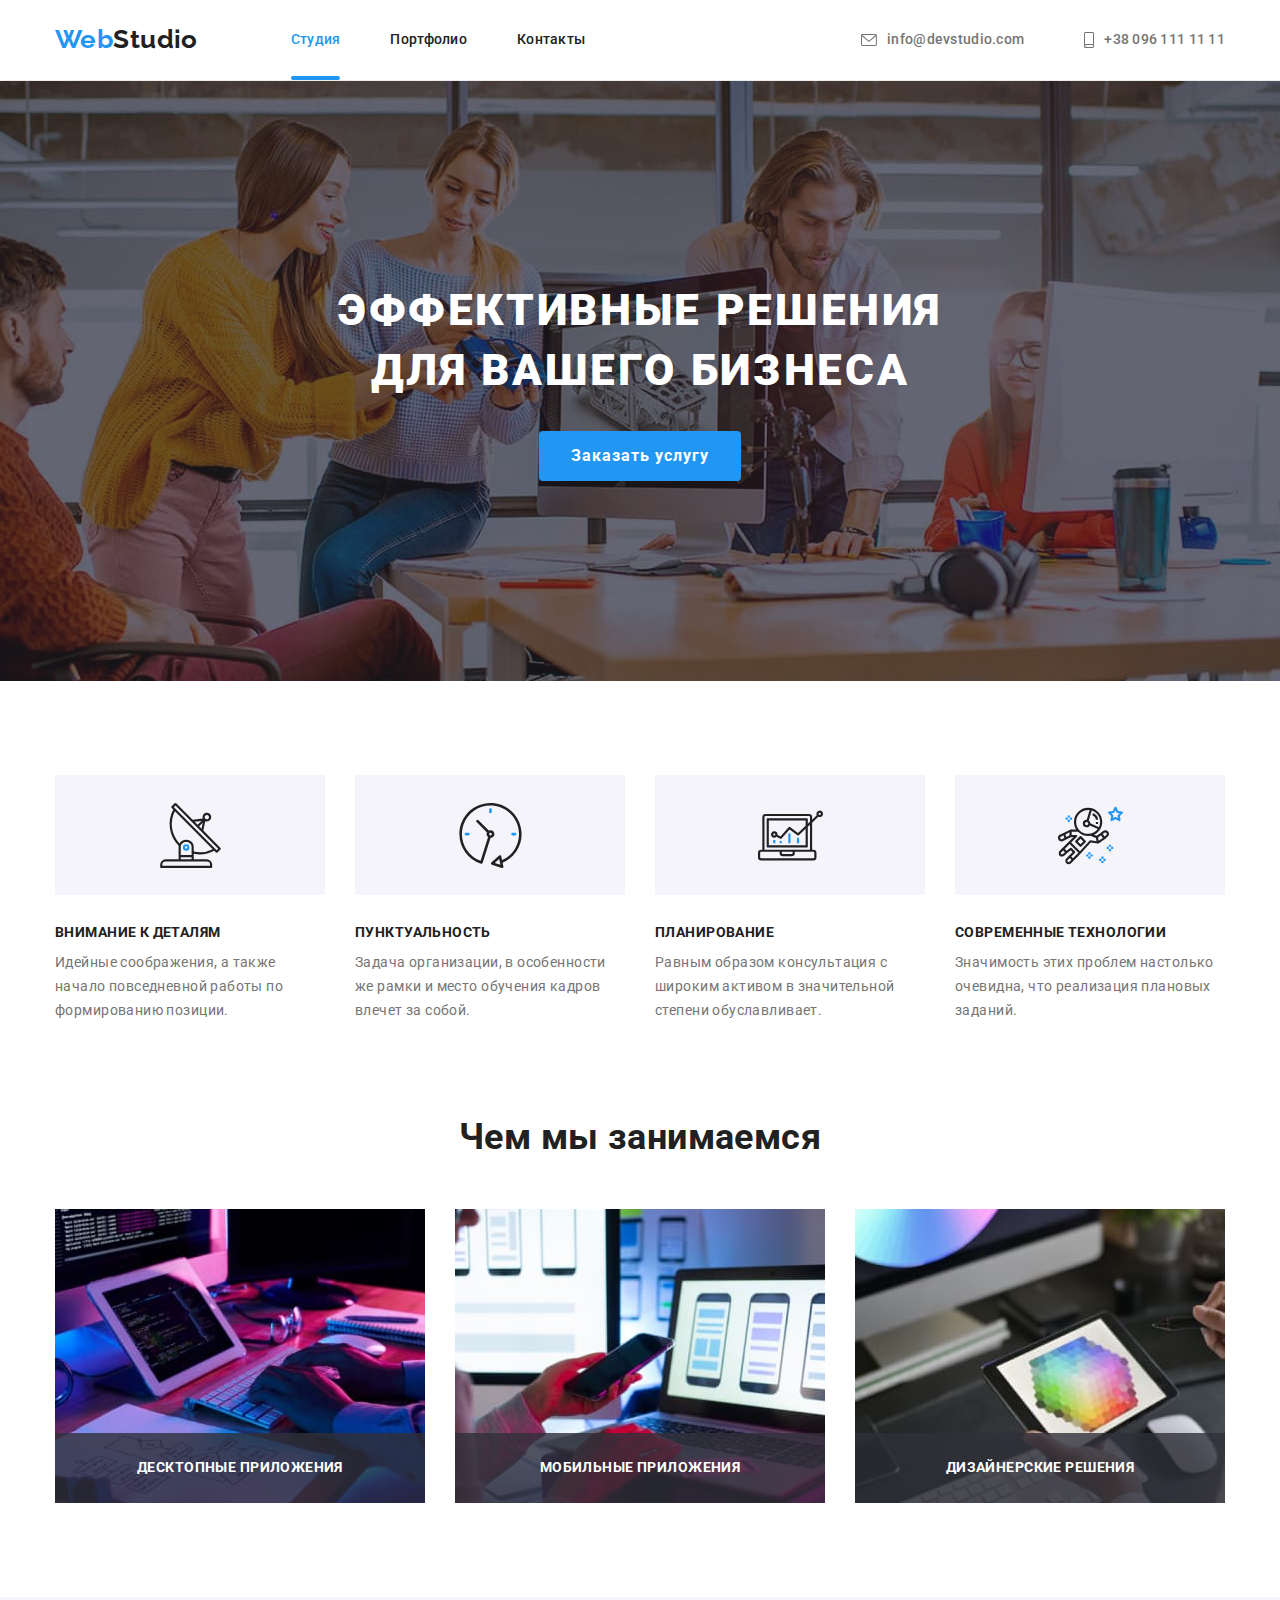
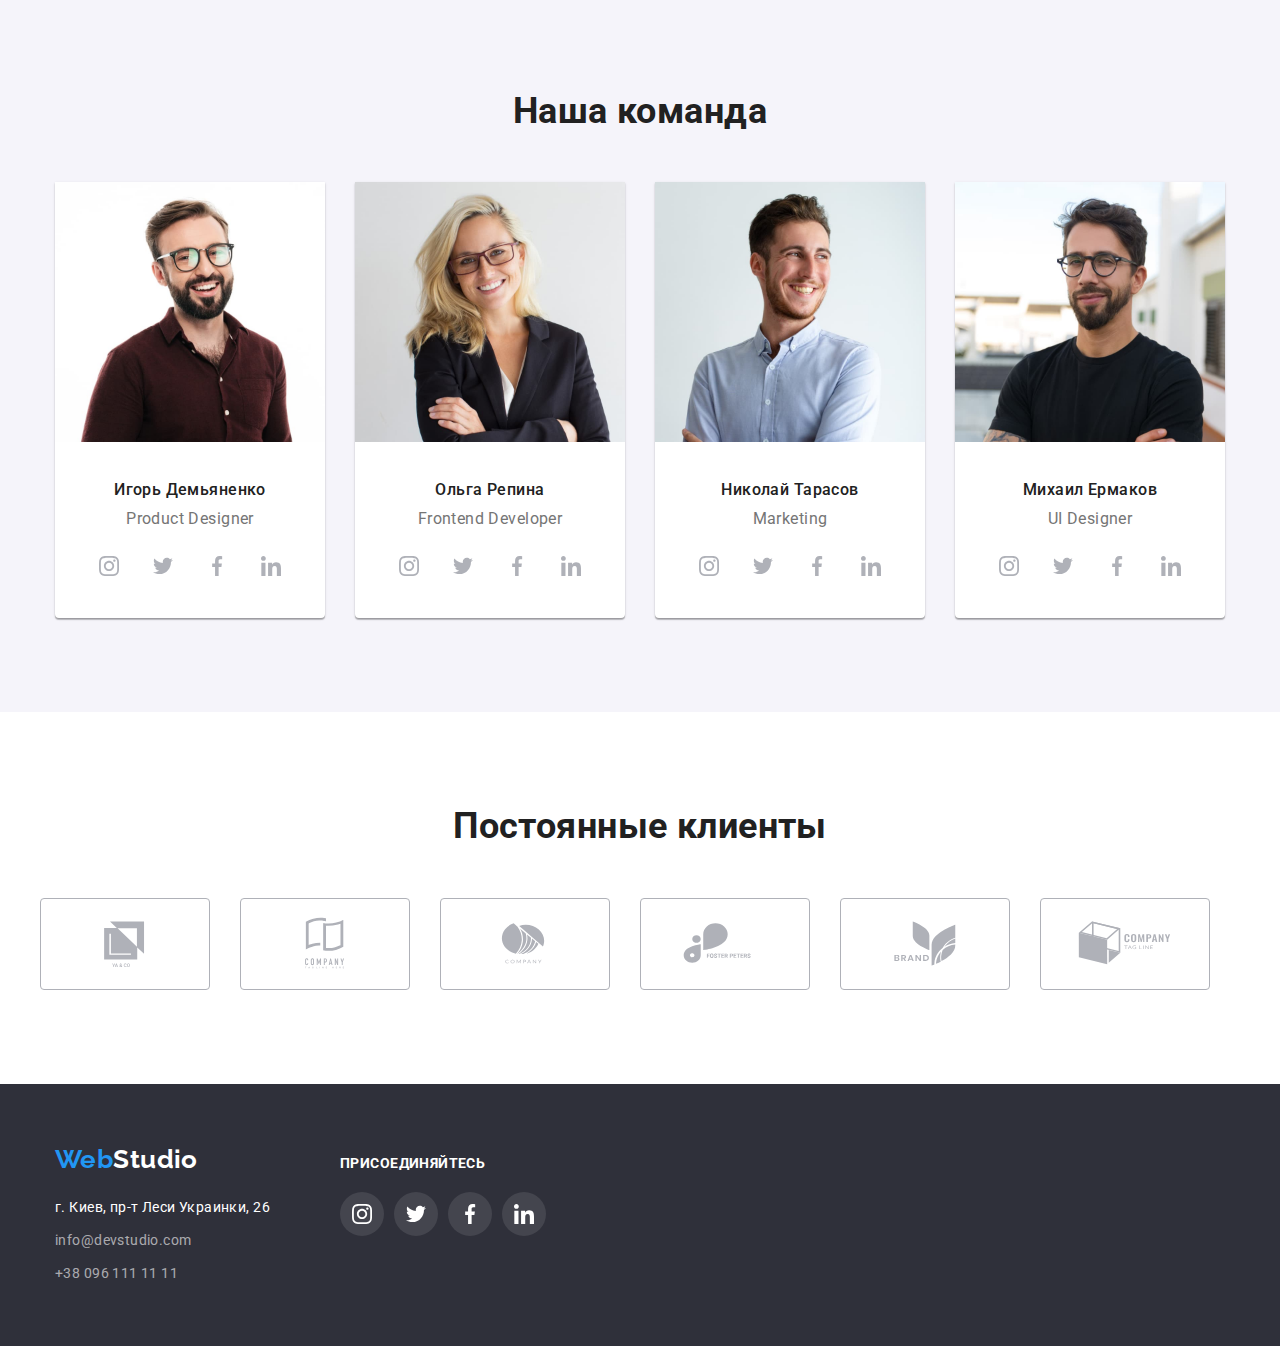
<file: index.html>
<!DOCTYPE html>
<html lang="ru">

<head>
    <meta charset="UTF-8">
    <meta http-equiv="X-UA-Compatible" content="IE=edge">
    <meta name="viewport" content="width=device-width, initial-scale=1.0">
    <title>Студія</title>
    <link rel="preconnect" href="https://fonts.googleapis.com">
    <link rel="preconnect" href="https://fonts.gstatic.com" crossorigin>
    <link
        href="https://fonts.googleapis.com/css2?family=Raleway:wght@700&family=Roboto:wght@400;500;700;900&display=swap"
        rel="stylesheet">
    <link rel="stylesheet" href="https://cdnjs.cloudflare.com/ajax/libs/modern-normalize/1.1.0/modern-normalize.min.css" />
    <link rel="stylesheet" href="./css/styles.css" />
</head>

<body>
    <header class="page-heder">
        <div class="container main-nav">
            <nav class="nav">
            
                <a href="./index.html" class="logo logo-beg"> Web<span class="logo-end">Studio</span> </a>
                <ul class="site-nav list">
                    <!-- меню навігації -->
                    <li class="item"><a href="./index.html" class="nav-link current">Студия</a></li>
                    <li class="item"><a href="./portfolio.html" class="nav-link">Портфолио</a></li>
                    <li class="item"><a href="" class="nav-link">Контакты</a></li>
                </ul>
            </nav>
            <ul class="contact-li list">
                <!-- контакти -->
                <li class="item">
                    <a href="mailto:info@devstudio.com" class="contact mail">
                        <svg class="icon-cont" width="16" height="12">
                            <use href="./images/sprite.svg#icon-envelope"></use>
                        </svg>
                        info@devstudio.com
                    </a>
                </li>
                <li class="item">
                    <a href="tel:+380961111111" class="contact tel">
                        <svg class="icon-cont" width="10" height="16">
                            <use href="./images/sprite.svg#icon-smartphone"></use>
                        </svg>
                        +38 096 111 11 11
                    </a>
                </li>
            </ul>
        </div>

       
    </header>
    <main>
        <section class="hero">
            <h1  class="hero-title">Эффективные решения для вашего бизнеса</h1>
            <button  data-modal-open class="button">Заказать услугу</button>
            <div class="backdrop is-hidden" data-modal>
                <div class="modal">
                    <button class="btn-modal-close" data-modal-close>
                        <!-- <svg class="modal-close" width="30" height="30" >
                            <use href="./images/close.svg"></use> -->
                        <!-- </svg> -->
                    </button>
                    
                </div>
            </div>
        </section>
        
        <section class="section">
            <!-- Specifics -->
            <div class="container">
                <h2 class="specifics">Особенности</h2>
                <ul class="specific-list list">
                    <li class="item icon-details">
                        <h3 class="title-specifics">Внимание к деталям</h3>
                        <p>Идейные соображения, а также начало повседневной работы по формированию позиции.</p>
                    </li>
                    <li class="item icon-punkt">
                        <h3 class="title-specifics">Пунктуальность</h3>
                        <p>Задача организации, в особенности же рамки и место обучения кадров влечет за собой.</p>
                    </li>
                    <li class="item icon-plan">
                        <h3 class="title-specifics">Планирование</h3>
                        <p>Равным образом консультация с широким активом в значительной степени обуславливает.</p>
                    </li>
                    <li class="item icon-techno">
                        <h3 class="title-specifics">Современные технологии</h3>
                        <p>Значимость этих проблем настолько очевидна, что реализация плановых заданий.</p>
                    </li>
                </ul>
            </div>
        </section>
        <section class="section app">
           <div class="container">
                <h2 class="app-title">Чем мы занимаемся</h2>
                <ul class="app-list list">
                    <li class="item"><img src="./images/img11.jpg" alt="Десктопные приложения" width="370">
                        <p class="title-overley">Десктопные приложения</p>
                    </li>
                    
                    <li class="item"><img src="./images/img22.jpg" alt="Мобильные приложения" width="370">
                        <p class="title-overley">Мобильные приложения</p>
                    </li>
                    
                    <li class="item"><img src="./images/img33.jpg" alt="Дизайнерские решения" width="370">
                        <p class="title-overley">Дизайнерские решения</p>
                    </li>
                    
                
                </ul>
           </div>
        </section>
        <section class="section team">
            <!-- Team -->
            <div class="container">
                <h2 class="team-title">Наша команда</h2>
                <ul class="team-list list">
                    <li class="item"><img src="./images/img1-1.jpg" alt="Игорь Демьяненко" width="270">
                        <div class="team-card">
                            <h3 class="title-team">Игорь Демьяненко</h3>
                            <p class="text-team">Product Designer</p>
                            <ul class="list-socnet">
                                <li class="icon-socnet list">
                                    <a href="" class="icon-link">
                                       <svg width="20" height="20">
                                           <use href="./images/sprite.svg#icon-instagram"></use>
                                       </svg>
                                    </a>
                                    
                            
                                </li>
                                <li class="icon-socnet list">
                                    <a href="" class="icon-link">
                                        <svg width="20" height="20">
                                            <use href="./images/sprite.svg#icon-twitter"></use>
                                        </svg>
                                    </a>
                                    
                                </li>
                                <li class="icon-socnet list">
                                    <a href="" class="icon-link">
                                        <svg width="20" height="20">
                                            <use href="./images/sprite.svg#icon-facebook"></use>
                                        </svg>
                                    </a>
                                    
                                </li>
                                <li class="icon-socnet list">
                                    <a href="" class="icon-link">
                                        <svg width="20" height="20">
                                            <use href="./images/sprite.svg#icon-linkedin"></use>
                                        </svg>
                                    </a>
                                   
                                </li>
                            </ul>
                        </div>

                        
                    </li>
                    <li class="item"><img src="./images/img2-2.jpg" alt="Ольга Репина" width="270">
                        <div class="team-card">
                            <h3 class="title-team">Ольга Репина</h3>
                            <p class="text-team">Frontend Developer</p>
                            <ul class="list-socnet">
                                <li class="icon-socnet list">
                                    <a href="" class="icon-link">
                                        <svg width="20" height="20">
                                            <use href="./images/sprite.svg#icon-instagram"></use>
                                        </svg>
                                    </a>
                            
                            
                                </li>
                                <li class="icon-socnet list">
                                    <a href="" class="icon-link">
                                        <svg width="20" height="20">
                                            <use href="./images/sprite.svg#icon-twitter"></use>
                                        </svg>
                                    </a>
                            
                                </li>
                                <li class="icon-socnet list">
                                    <a href="" class="icon-link">
                                        <svg width="20" height="20">
                                            <use href="./images/sprite.svg#icon-facebook"></use>
                                        </svg>
                                    </a>
                            
                                </li>
                                <li class="icon-socnet list">
                                    <a href="" class="icon-link">
                                        <svg width="20" height="20">
                                            <use href="./images/sprite.svg#icon-linkedin"></use>
                                        </svg>
                                    </a>
                            
                                </li>
                            </ul>
                        </div>
                    </li>
                    <li class="item"><img src="./images/img3-3.jpg" alt="Николай Тарасов" width="270">
                        <div class="team-card">
                            <h3 class="title-team">Николай Тарасов</h3>
                            <p class="text-team">Marketing</p>
                            <ul class="list-socnet">
                                <li class="icon-socnet list">
                                    <a href="" class="icon-link">
                                        <svg width="20" height="20">
                                            <use href="./images/sprite.svg#icon-instagram"></use>
                                        </svg>
                                    </a>
                            
                            
                                </li>
                                <li class="icon-socnet list">
                                    <a href="" class="icon-link">
                                        <svg width="20" height="20">
                                            <use href="./images/sprite.svg#icon-twitter"></use>
                                        </svg>
                                    </a>
                            
                                </li>
                                <li class="icon-socnet list">
                                    <a href="" class="icon-link">
                                        <svg width="20" height="20">
                                            <use href="./images/sprite.svg#icon-facebook"></use>
                                        </svg>
                                    </a>
                            
                                </li>
                                <li class="icon-socnet list">
                                    <a href="" class="icon-link">
                                        <svg width="20" height="20">
                                            <use href="./images/sprite.svg#icon-linkedin"></use>
                                        </svg>
                                    </a>
                            
                                </li>
                            </ul>
                        </div>
                    </li>
                    <li class="item"><img src="./images/img4-4.jpg" alt="Михаил Ермаков" width="270">
                        <div class="team-card">
                            <h3 class="title-team">Михаил Ермаков</h3>
                            <p class="text-team">UI Designer</p>
                            <ul class="list-socnet">
                                <li class="icon-socnet list">
                                    <a href="" class="icon-link">
                                        <svg width="20" height="20">
                                            <use href="./images/sprite.svg#icon-instagram"></use>
                                        </svg>
                                    </a>
                            
                            
                                </li>
                                <li class="icon-socnet list">
                                    <a href="" class="icon-link">
                                        <svg width="20" height="20">
                                            <use href="./images/sprite.svg#icon-twitter"></use>
                                        </svg>
                                    </a>
                            
                                </li>
                                <li class="icon-socnet list">
                                    <a href="" class="icon-link">
                                        <svg width="20" height="20">
                                            <use href="./images/sprite.svg#icon-facebook"></use>
                                        </svg>
                                    </a>
                            
                                </li>
                                <li class="icon-socnet list">
                                    <a href="" class="icon-link">
                                        <svg width="20" height="20">
                                            <use href="./images/sprite.svg#icon-linkedin"></use>
                                        </svg>
                                    </a>
                            
                                </li>
                            </ul>
                        </div>
                    </li>
                </ul>

            </div>
        </section>

        <section class="section client">
            <!-- Team -->
            <div class="container">
                <h2 class="client-title">Постоянные клиенты</h2>
                <ul class="client-list list">
                    <li class="item">
                        <a href="" class="client-link">
                           <svg class="icon-client" width="106" height="60">
                              <use href="./images/sprite.svg#icon-Logo1"></use>
                           </svg>
                        </a>
                    </li>
                    <li class="item">
                        <a href="" class="client-link">
                          <svg class="icon-client" width="106" height="60">
                              <use href="./images/sprite.svg#icon-Logo2"></use>
                          </svg>
                        </a>
                    </li>
                    <li class="item">
                        <a href="" class="client-link">
                           <svg class="icon-client" width="106" height="60">
                               <use href="./images/sprite.svg#icon-Logo3"></use>
                           </svg>
                        </a>
                    </li>
                    <li class="item">
                        <a href="" class="client-link">
                           <svg class="icon-client" width="106" height="60">
                              <use href="./images/sprite.svg#icon-Logo4"></use>
                           </svg>
                        </a>
                    </li>
                    <li class="item">
                        <a href="" class="client-link">
                           <svg class="icon-client" width="106" height="60">
                               <use href="./images/sprite.svg#icon-Logo5"></use>
                           </svg>
                        </a>
                    </li>
                    <li class="item">
                        <a href="" class="client-link">
                           <svg class="icon-client" width="106" height="60">
                              <use href="./images/sprite.svg#icon-Logo6"></use>
                           </svg>
                        </a>
                    </li>


                </ul>
        
            </div>
        </section>
        
    </main>
    <footer>
        <div class="container footer">
            <div class="container-footer">
                <a href="./index.html" class="logo logo-beg">Web<span class="logo-end-wh">Studio</span></a>
                <address>
                    <ul class="address-li list">
                        <li class="item address-footer">г. Киев, пр-т Леси Украинки, 26</li>
                        <li class="item"><a href="mailto:info@devstudio.com" class="footer-contact">info@devstudio.com </a></li>
                        <li class="item"><a href="tel:+380961111111" class="footer-contact">+38 096 111 11 11 </a></li>
                    </ul>
                         
                </address>
            </div>
            
            <div class="icon-footer">
                <p class="title-soc-foot">ПРИСОЕДИНЯЙТЕСЬ</p>
                <ul class="list-socnet">
                    <li class="icon-socnet-fot list">
                        <a href="" class="icon-link">
                            <svg  width="20" height="20">
                                <use href="./images/sprite.svg#icon-instagram"></use>
                            </svg>
                        </a>
                       
                
                    </li>
                    <li class="icon-socnet-fot list">
                        <a href="" class="icon-link">
                            <svg width="20" height="20">
                                <use href="./images/sprite.svg#icon-twitter"></use>
                            </svg>
                        </a>
                       
                    </li>
                    <li class="icon-socnet-fot list">
                        <a href="" class="icon-link">
                            <svg width="20" height="20">
                                <use href="./images/sprite.svg#icon-facebook"></use>
                            </svg>
                        </a>
                        
                    </li>
                    <li class="icon-socnet-fot list">
                        <a href="" class="icon-link">
                            <svg width="20" height="20">
                                <use href="./images/sprite.svg#icon-linkedin"></use>
                            </svg>
                        </a>
                        
                    </li>
                </ul>

            </div>
            
        </div>

    </footer>
    <script src="./JS/modal.js"></script>   
</body>

</html>
</file>
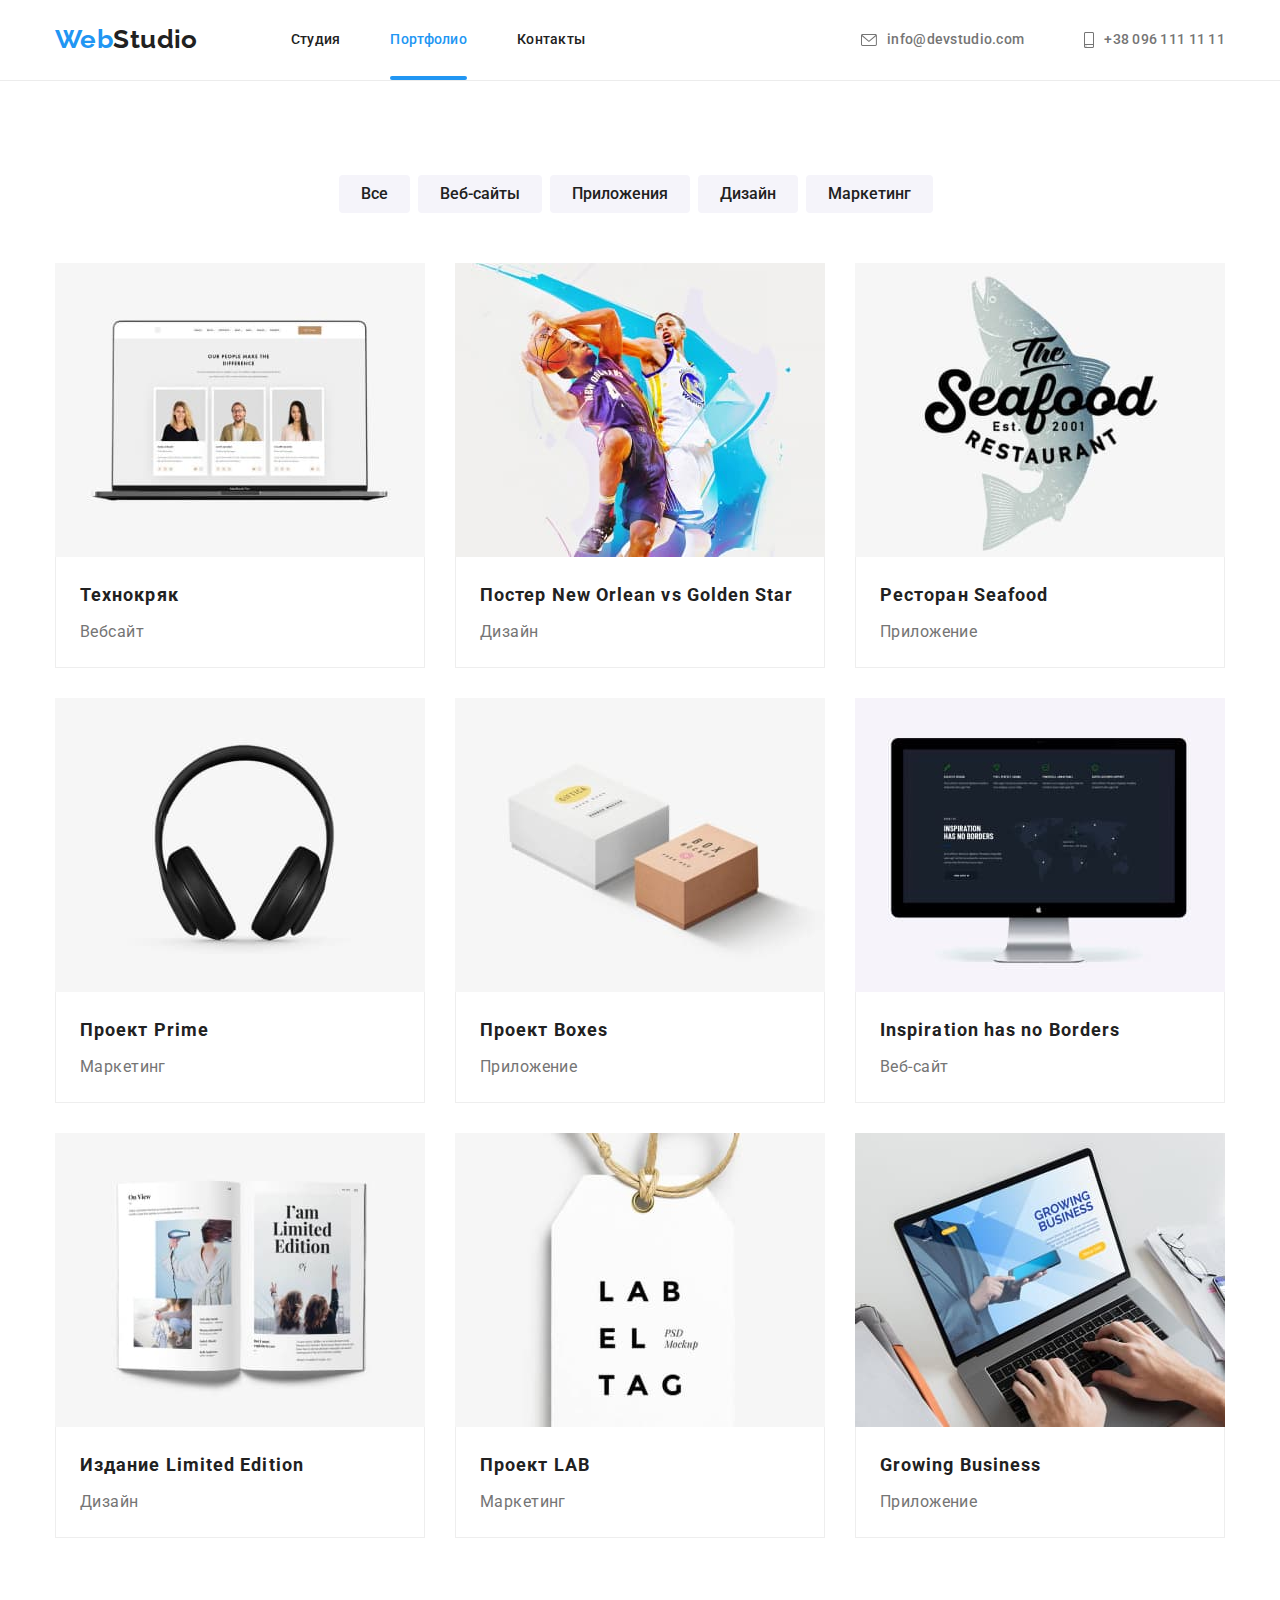
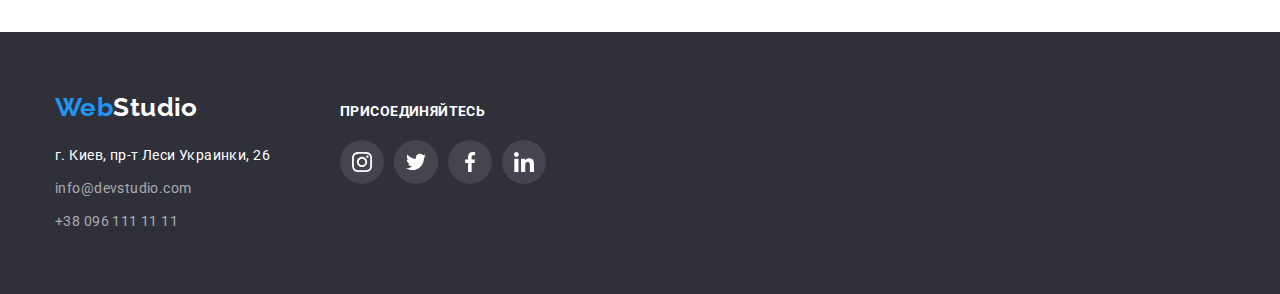
<file: portfolio.html>
<!DOCTYPE html>
<html lang="ru">

<head>
    <meta charset="UTF-8">
    <meta http-equiv="X-UA-Compatible" content="IE=edge">
    <meta name="viewport" content="width=device-width, initial-scale=1.0">
    <title>Портфолио</title>
    <link rel="preconnect" href="https://fonts.googleapis.com">
    <link rel="preconnect" href="https://fonts.gstatic.com" crossorigin>
    <link href="https://fonts.googleapis.com/css2?family=Raleway:wght@700&family=Roboto:wght@400;500;700;900&display=swap"
        rel="stylesheet">
    <link rel="stylesheet" href="https://cdnjs.cloudflare.com/ajax/libs/modern-normalize/1.1.0/modern-normalize.min.css" />
    <link rel="stylesheet" href="./css/styles.css" />
</head>

<body>
    <header class="page-heder">
        <div class="container main-nav">
            <nav class="nav">
    
                <a href="./index.html" class="logo logo-beg"> Web<span class="logo-end">Studio</span> </a>
                <ul class="site-nav list">
                    <!-- меню навігації -->
                    <li class="item"><a href="./index.html" class="nav-link">Студия</a></li>
                    <li class="item"><a href="./portfolio.html" class="nav-link  current">Портфолио</a></li>
                    <li class="item"><a href="" class="nav-link">Контакты</a></li>
                </ul>
            </nav>
            <ul class="contact-li list">
                <!-- контакти -->
                <li class="item">
                    <a href="mailto:info@devstudio.com" class="contact mail">
                        <svg class="icon-cont" width="16" height="12">
                            <use href="./images/sprite.svg#icon-envelope"></use>
                        </svg>
                        info@devstudio.com
                    </a>
                </li>
                <li class="item">
                    <a href="tel:+380961111111" class="contact tel">
                        <svg class="icon-cont" width="10" height="16">
                            <use href="./images/sprite.svg#icon-smartphone"></use>
                        </svg>
                        +38 096 111 11 11
                    </a>
                </li>
            </ul>
        </div>
    
    
    </header>
    
    
   
    <main>
        <section class="section">
            <div class="container">
                <h1 class="title-portfolio">Портфолио</h1>
                <ul class="btn-portfolio list">
                    <li>
                        <button type="button" class="button-portfolio">Все</button>
                    </li>
                    <li>
                        <button type="button" class="button-portfolio">Веб-сайты</button>
                    </li>
                    <li>
                        <button type="button" class="button-portfolio">Приложения</button>
                    </li>
                    <li>
                        <button type="button" class="button-portfolio">Дизайн</button>
                    </li>
                    <li>
                        <button type="button" class="button-portfolio">Маркетинг</button>
                    </li>
                </ul>
                <ul class="container-portfolio list">
                    <li class="item">
                        <a class="link-portfolio" href="" >
                            <div class="cards-overlay">
                                <img src="./images/portf01.jpg" alt="Технокряк" width="370">
                                <p class="text-overley">Ресурс предлагает комплексные предложения с разным уровнем функционала и сервисов. Все это
                                    позволит посетителю получить
                                    исчерпывающие сведения о компании или частном лице.</p>
                            </div>
                            <div class="portfolio-title">
                                 <h2 class="name-portfolio">Технокряк</h2>
                                 <p class="text-portfolio">Вебсайт</p>
                                
                            </div>
                         
                        </a>
                    </li>
                    <li class="item">
                        <a class="link-portfolio" href="" >
                            <div class="cards-overlay">
                                <img src="./images/portf02.jpg" alt="Постер New Orlean vs Golden Star" width="370">
                                <p class="text-overley">Ресурс предлагает комплексные предложения с разным уровнем функционала и сервисов. Все это
                                    позволит посетителю получить
                                    исчерпывающие сведения о компании или частном лице.</p>
                            </div>
                            
                            <div class="portfolio-title">
                                <h2 class="name-portfolio">Постер New Orlean vs Golden Star</h2>
                                <p class="text-portfolio">Дизайн</p>
                            </div>
                                
                        </a>
                    </li>
                    <li class="item">
                        <a class="link-portfolio href="" ">
                            <div class="cards-overlay">
                                <img src="./images/portf03.jpg" alt="Ресторан Seafood" width="370">
                                <p class="text-overley">Ресурс предлагает комплексные предложения с разным уровнем функционала и сервисов. Все это
                                    позволит посетителю получить
                                    исчерпывающие сведения о компании или частном лице.</p>
                            </div>
                           
                            <div class="portfolio-title">
                                <h2 class="name-portfolio">Ресторан Seafood</h2>
                                <p class="text-portfolio">Приложение</p>
                            </div>
                            
                        </a>
                    </li>
                    <li class="item">
                        <a class="link-portfolio href="" ">
                            <div class="cards-overlay">
                                <img src="./images/portf04.jpg" alt="Проект Prime" width="370">
                                <p class="text-overley">Ресурс предлагает комплексные предложения с разным уровнем функционала и сервисов. Все это
                                    позволит посетителю получить
                                    исчерпывающие сведения о компании или частном лице.</p>
                            </div>
                            
                            <div class="portfolio-title">
                                <h2 class="name-portfolio">Проект Prime</h2>
                                <p class="text-portfolio">Маркетинг</p>
                            </div>
                            
                        </a>
                    </li>
                    <li class="item">
                        <a class="link-portfolio" href="" >
                            <div class="cards-overlay">
                                <img src="./images/portf05.jpg" alt="Проект Boxes" width="370">
                                <p class="text-overley">Ресурс предлагает комплексные предложения с разным уровнем функционала и сервисов. Все это
                                    позволит посетителю получить
                                    исчерпывающие сведения о компании или частном лице.</p>
                            </div>
                            
                            <div class="portfolio-title">
                                <h2 class="name-portfolio">Проект Boxes</h2>
                                <p class="text-portfolio">Приложение</p>
                            </div>
                            
                        </a>
                    </li>
                    <li class="item">
                        <a class="link-portfolio" href="" >
                            <div class="cards-overlay">
                                <img src="./images/portf06.jpg" alt="Inspiration has no Borders" width="370">
                                <p class="text-overley">Ресурс предлагает комплексные предложения с разным уровнем функционала и сервисов. Все это
                                    позволит посетителю получить
                                    исчерпывающие сведения о компании или частном лице.</p>
                            </div>
                            
                                <div class="portfolio-title">
                                    <h2 class="name-portfolio">Inspiration has no Borders</h2>
                                    <p class="text-portfolio">Веб-сайт</p>
                                </div>
                            
                        </a>
                    </li>
                    <li class="item">
                        <a class="link-portfolio" href="" >
                            <div class="cards-overlay">
                                <img src="./images/portf07.jpg" alt="Издание Limited Edition" width="370">
                                <p class="text-overley">Ресурс предлагает комплексные предложения с разным уровнем функционала и сервисов. Все это
                                    позволит посетителю получить
                                    исчерпывающие сведения о компании или частном лице.</p>
                            </div>
                            
                            <div class="portfolio-title">
                                <h2 class="name-portfolio">Издание Limited Edition</h2>
                                <p class="text-portfolio">Дизайн</p>
                            </div>
                            
                        </a>
                    </li>
                    <li class="item">
                        <a  class="link-portfolio" href="" >
                            <div class="cards-overlay">
                                <img src="./images/portf08.jpg" alt="Проект LAB" width="370">
                                <p class="text-overley">Ресурс предлагает комплексные предложения с разным уровнем функционала и сервисов. Все это
                                    позволит посетителю получить
                                    исчерпывающие сведения о компании или частном лице.</p>
                            </div>
                           
                            <div class="portfolio-title">
                                <h2 class="name-portfolio">Проект LAB</h2>
                                <p class="text-portfolio">Маркетинг</p>
                            </div>
                           
                        </a>
                    </li>
                    <li class="item">
                        <a class="link-portfolio" href="" >
                            <div class="cards-overlay">
                                <img src="./images/portf09.jpg" alt="Growing Business" width="370">
                                <p class="text-overley">Ресурс предлагает комплексные предложения с разным уровнем функционала и сервисов. Все это
                                    позволит посетителю получить
                                    исчерпывающие сведения о компании или частном лице.</p>
                            </div>
                            
                            <div class="portfolio-title">
                                <h2 class="name-portfolio">Growing Business</h2>
                                <p class="text-portfolio">Приложение</p>
                            </div>
                            
                        </a>
                    </li>
            
                </ul>
            </div>
        </section>
        

    </main>
<footer>
    <div class="container footer">
        <div class="container-footer">
            <a href="./index.html" class="logo logo-beg">Web<span class="logo-end-wh">Studio</span></a>
            <address>
                <ul class="address-li list">
                    <li class="item address-footer">г. Киев, пр-т Леси Украинки, 26</li>
                    <li class="item"><a href="mailto:info@devstudio.com" class="footer-contact">info@devstudio.com </a>
                    </li>
                    <li class="item"><a href="tel:+380961111111" class="footer-contact">+38 096 111 11 11 </a></li>
                </ul>

            </address>
        </div>

        <div class="icon-footer">
            <p class="title-soc-foot">ПРИСОЕДИНЯЙТЕСЬ</p>
            <ul class="list-socnet">
                <li class="icon-socnet-fot list">
                    <a href="" class="icon-link">
                        <svg width="20" height="20">
                            <use href="./images/sprite.svg#icon-instagram"></use>
                        </svg>
                    </a>


                </li>
                <li class="icon-socnet-fot list">
                    <a href="" class="icon-link">
                        <svg width="20" height="20">
                            <use href="./images/sprite.svg#icon-twitter"></use>
                        </svg>
                    </a>

                </li>
                <li class="icon-socnet-fot list">
                    <a href="" class="icon-link">
                        <svg width="20" height="20">
                            <use href="./images/sprite.svg#icon-facebook"></use>
                        </svg>
                    </a>

                </li>
                <li class="icon-socnet-fot list">
                    <a href="" class="icon-link">
                        <svg width="20" height="20">
                            <use href="./images/sprite.svg#icon-linkedin"></use>
                        </svg>
                    </a>

                </li>
            </ul>

        </div>

    </div>

</footer>
</body>

</html>
</file>
<file: css/styles.css>
/* *,
*::before,
*::after {
    box-sizing: inherit;
} */

:root {
     --primaty-text-color:         #757575;
     --secondary-background-color: #F5F4FA;
     --title-text-color:           #212121;
     --accent-color:               #2196F3;
     --color-white:                #FFFFFF;
     --color-white-transparency:   rgba(255, 255, 255, 0.6);
     --color-footer:               #2F303A;
     --color-icon:                 #AFB1B8;

}

body {
    margin: 0;
    background-color: var(--color-white);
    color: var(--primaty-text-color);
    font-family: Roboto, sans-serif;
    font-size: 14px;
    line-height: 1.71;
    letter-spacing: 0.03em;
}
/* h1, h2, h3, p{
    margin-top: 0;
    margin-buttom: 0;
} */
/* Утиліти */
/* прибирає крапки в навігагії */
.list {
    list-style: none;
    margin: 0;
    padding: 0;
}

/* Контайнер */
.container {
    width:1200px;
    padding-left: 15px;
    padding-right: 15px;
    margin-left: auto;
    margin-right: auto;
    
}

.section {
    padding-top: 94px;
    padding-bottom: 94px;
}

h1, h2, h3, h4, h5, h6, p{
    margin: 0;
    padding: 0;
}

.specifics, .title-specifics, .app-title, .app-title, .team-title, .title-team, .name-portfolio, .client-title
/* h2,h3 */
{
    color: var(--title-text-color) ;
    
}
.specifics, .section-app, .app-title, .team-title, .name-portfolio, .client-title
/* h2 */
{
    font-weight: 700;
    font-size: 36px;
    line-height: 1.16;
    text-align: center;
}

.page-heder {
    margin: 0;
    border-bottom: 1px solid #ECECEC;
 
   }

.nav {
    display: flex;
    align-items: center;

}

.nav >.logo {
    padding-top: 24px;
    padding-bottom: 25px;
}


/* логотип */
.logo {
    margin-right: 93px;
    display: inline-block;
    text-decoration: none;
    font-family: Raleway, sans-serif;
    font-weight: 700;
    font-size: 26px;
    line-height: 1.19;
  

}

.logo-beg{
    color: var(--accent-color);
    
    
}

.logo-end {
    color: var(--title-text-color);

}

.container.main-nav {
    display: flex;
    align-items: center;
   
 
}

/* меню навігації */

.site-nav {
    display: flex;
   
}

.site-nav .item {
    /* outline: 1px solid red; */
    margin-right: 50px;

}

.site-nav .item:last-child {
    margin-right: 0;
}

.nav-link  {
    display: block;
    padding-top: 32px;
    padding-bottom: 32px;
    color: var(--title-text-color);
    text-decoration: none; 
    font-weight: 500;
    font-size: 14px;
    line-height: 1.14;
    letter-spacing: 0.02em;

    transition: color 2500ms cubic-bezier(0.4, 0, 0.2, 1), fill 2500ms cubic-bezier(0.4, 0, 0.2, 1);
} 

.nav-link.current{
     position: relative;
}

.contact-li {
    display: flex;
    margin-left: auto;
       
}
.contact-li .item + .item {
    margin-left: 50px;
   
}


.contact  {
    
    padding-left: 10px;
    padding-top: 32px;
    padding-bottom: 32px;
    color: var(--primaty-text-color);
    fill: var(--primaty-text-color);
    font-weight: 500;
    font-size: 14px;
    display: flex;
    align-items: center;
    line-height: 1.14;
    letter-spacing: 0.02em;
    text-decoration: none;

    transition: color 250ms cubic-bezier(0.4, 0, 0.2, 1), fill 250ms cubic-bezier(0.4, 0, 0.2, 1);
    
}

.contact> .icon-cont {
   margin-right: 10px;
}

.nav-link:hover, .contact:hover, .footer-contact:hover {
    color: var(--accent-color);
    fill: var(--accent-color);
    /* transition: opacity 250ms cubic-bezier(0.4, 0, 0.2, 1); */

}
.nav-link:focus, .contact:focus, .footer-contact:focus {
    color: var(--accent-color);
    fill:  var(--accent-color);
    /* transition: opacity 250ms cubic-bezier(0.4, 0, 0.2, 1); */
}

.site-nav .nav-link.current {
    color:var(--accent-color);
    /* transition: opacity 250ms cubic-bezier(0.4, 0, 0.2, 1); */
}

.nav-link.current::after {
    content: '';

    position: absolute;

    display: block;
    width: 100% ;
    height: 4px;
    background-color: var(--accent-color) ;
    border-radius: 2px;
    left: 0;
    bottom: 0;
    /* display:none; */
    /* transition: opacity 250ms cubic-bezier(0.4, 0, 0.2, 1); */
}
/* 
.nav-link.current:hover::after{
    display: block;
} */

/* секція Hero */
.hero-title, .hero {
    margin-top: 0;
    /* margin-bottom: 30px; */
    color: var(--color-white);
    
    font-family: 'Roboto';
    font-weight: 900;
    font-size: 44px;
    line-height: 1.36;

    text-align: center;
    letter-spacing: 0.06em;
    text-transform: uppercase;
    
}



.hero-title {
    width: 696px;
    margin: 0 auto;
}

.hero {
    background-color: var(--color-footer);
    background-image: linear-gradient(to right,rgba(47, 48, 58, 0.4),rgba(47, 48, 58, 0.4)), url('../images/hero.jpg');
    height: 600px;
    max-width: 1600px;
    margin-left: auto;
    margin-right: auto;
    background-size: cover;
    background-position: center;
    padding-top: 200px;
    padding-bottom: 200px;
 
}

.backdrop {
    position: fixed;
    top: 0;
    left: 0;
    z-index: 1;
    width: 100%;
    height: 100%;
 
    background-color: rgba(0, 0, 0, 0.2);
    opacity: 1;
    /* transform: scale(1); */
    transition: opacity 250ms, visibility 250ms; 
}

.backdrop.is-hidden {
    opacity: 0;
    visibility: hidden;
    pointer-events: none;

}
.modal {
    position: absolute;
    top:50%;
    left:50%;
    /* transform:translate(-50%, -50%);
    transition: transform 250ms cubic-bezier(0.4, 0, 0.2, 1); */
    /* margin: 221px, 536px, 222px, 536px; */
    width: 528px;
    height: 581px;
   
    background-color: var(--color-white);
    box-shadow: 0px 1px 3px rgba(0, 0, 0, 0.12), 0px 1px 1px rgba(0, 0, 0, 0.14), 0px 2px 1px rgba(0, 0, 0, 0.2);
    border-radius: 4px;

    transform: translate(-50%, -50%) scale(1);


}

/* .modal-close {
    display: flex;
    justify-content: center;
    align-items: center;
    
} */

.btn-modal-close {
    position: absolute;
    top: 0;
    right: 0;

    display: block;
    width: 30px;
    height: 30px;
    
    /* padding: 0; */
    margin: 8px 8px;
   
    content: '';
    background-color: #FFFFFF;
    background-size: cover;
    border-radius: 50%;
    border: 1px solid rgba(0, 0, 0, 0.1);
 
    background-size: cover;
    background-repeat: no-repeat;
    background-image: url("../images/close.svg"); 
  
    
}

.btn-modal-close:hover, .btn-modal-close:focus {
    transition: background-color 250ms cubic-bezier(0.4, 0, 0.2, 1);
}


/* секція Specifics */

.specifics {
    display:none;
  
}
.specific-list {
    display: flex;
}
.specific-list .item {
    width: 270px;
    margin-right: 30px;
  
   
}
.specific-list .item:last-child {
    margin-right: 0;
}

 .title-specifics {
    margin-bottom: 10px;
    font-size: 14px;
    line-height: 1.14;
    text-transform: uppercase;

 }

.specific-list>.item::before{
 display:block;
 content:"";
 height: 120px;
 background-color: var(--secondary-background-color);
 
 background-size: contain;
 background-size: 65px, 70px;
 background-repeat: no-repeat;
 background-position: center;
 margin-bottom: 30px;
}

.item.icon-details::before {
background-image: url("../images/det.svg");
}

.item.icon-punkt::before{
    background-image: url("../images/punkt.svg");
}

.item.icon-plan::before {
    background-image: url("../images/diagram.svg");
}

.item.icon-techno::before {
    background-image: url("../images/astronaut.svg");
}

 .section.app {
     padding-top: 0;
 }

.app-title {
    margin-top: 0;
    margin-bottom: 50px;
}

.app-list {
    display:flex;
 
    
 }

 .app-list .item img {
     display: block;
     max-width: 100%;
     height: auto;
 }

.app-list .item {
    /* display: block;
    max-width: 100%;
    height: auto; */
    margin-right: 30px;

    position: relative;

    
 }
 /* .app-overlay {
    
 } */

.app-list .item:last-child {
    margin-right: 0;
}

.title-overley {
    display: flex;
    width: 100%;
    height: 70px;
    
    position: absolute;

    bottom: 0;
    left: 0;

    font-weight: 700;
    font-size: 14px;
    line-height: 1.14;
    justify-content: center;
    align-items: center;
    letter-spacing: 0.03em;
    text-transform: uppercase;

    /* padding-top: 27px;
    padding-right: auto;
    padding-bottom: 27px;
    padding-left: auto; */
    
    color: var(--color-white);

    background: rgba(47, 48, 58, 0.8)
}

 /* секція Team */

.team-list {
    display: flex;
   
}

.section.team {
       
    background-color: var(--secondary-background-color) ;

 }


.team-title {
    margin-top: 0;
    margin-bottom: 50px;
   
 }

.team-list .item {
    margin-right: 30px;
    background: var(--color-white);
    /* material shadow v1 */
    
    box-shadow: 0px 1px 3px rgba(0, 0, 0, 0.12), 0px 1px 1px rgba(0, 0, 0, 0.14), 0px 2px 1px rgba(0, 0, 0, 0.2);
    border-radius: 0px 0px 4px 4px;
}

.team-list .item:last-child {
    margin-right: 0;
}

.team-list.item img {
    display: inline-block;
    max-width: 100%;
    height: auto;

}
 .team-card {
     align-items: center;
     padding-top: 30px;
     padding-bottom: 30px;

 }
.title-team {
    /* margin-top: 30px; */
    margin-bottom: 10px;
    font-weight: 500;
    font-size: 16px;
    line-height: 1.19;
    text-align: center;

  
 }
.text-team {
    margin-top: 0;
    margin-bottom: 16px;
    font-size: 16px;
    line-height: 1.19;
    text-align: center;
    
}


.list-socnet {
    display:flex;
    padding: 0;
    justify-content: center;

   
}

.icon-socnet {
    margin-right: 10px;
}
.icon-socnet .icon-link {
    display:flex;
    width: 44px; 
    height: 44px;

    border-radius: 50%; 
    justify-content: center;
    align-items: center;

    transition: background-color 250ms cubic-bezier(0.4, 0, 0.2, 1), fill 250ms cubic-bezier(0.4, 0, 0.2, 1);

}
.icon-socnet:last-child{
    margin-right: 0;
}

.icon-socnet .icon-link {
    fill: var(--color-icon);
}
.icon-socnet .icon-link:hover {
    background-color: var(--accent-color);
    fill: var(--color-white);
}
.icon-socnet .icon-link:focus {
    fill: var(--color-white);
    background-color: var(--accent-color);
}


/* Section Client */

.client-title {
    margin-bottom: 50px;
}

.client-list {
    display: flex;
    padding: 0;
    justify-content: center;

    /* margin-right: 30px; */
}

.client-link {
    display:flex;
    width: 170px;
    height: 92px;

    border: 1px solid var(--color-icon);
    border-radius: 4px;

    fill: var(--color-icon);
    justify-content: center;
    align-items: center;
    margin-right: 30px;
    padding: 16px 32px; 

    transition: border 250ms cubic-bezier(0.4, 0, 0.2, 1), fill 250ms cubic-bezier(0.4, 0, 0.2, 1);
  
}

.client-link:last-child {
    margin-bottom: 0;
} 

.client-link:focus {
    fill: var(--accent-color);
    border: 1px solid var(--accent-color);

}

.client-link:hover {
  
    border: 1px solid var(--accent-color);
    fill: var(--accent-color);

}

/* button */
.button {
    display: inline-block;
    /* box-shadow: 0px 4px 4px rgba(0, 0, 0, 0.15); */
    border-radius: 4px;
    padding: 10px 32px;
    min-width: 200px;
    border: none;
    /* height: 50px;
    left: 700px;
    top: 430px;  */

    background-color: var(--accent-color);
    color: var(--color-white);
    font-weight: 700;
    font-size: 16px;
    line-height: 1.88;
    letter-spacing: 0.06em;
    cursor: pointer;
    text-align: center;
    margin-top: 30px;

    transition: background-color 250ms cubic-bezier(0.4, 0, 0.2, 1);

}

.button:hover {
    background-color: #188CE8;
}

.button:focus {
    background-color: #188CE8;
}

/* футер */
.footer-contact {
    color: var(--color-white-transparency);
    text-decoration: none;
    line-height: 1.71;
    font-style: normal;

    transition: color 250ms cubic-bezier(0.4, 0, 0.2, 1), fill 250ms cubic-bezier(0.4, 0, 0.2, 1);
      
}

footer {
    padding-top: 60px;
    padding-bottom: 60px;
    background-color:var(--color-footer) ;
    color: var(--color-white);
}
   
.address-footer {
    margin-top: 20px;
    font-style: normal;
}
.address-li {
    padding-right: 70px;
}

.address-li .item {
    margin-bottom: 9px ;
}

.address-li .item:last-child {
    margin-bottom: 0;
}

.logo-end-wh {
    color: var(--color-white);
}

.container.footer {
    display: flex;
    align-items: baseline;
   
}
.title-soc-foot {
    /* margin-top: 0; */
    font-weight: 700;
    margin-bottom: 20px;
    font-size: 14px;
    line-height: 1.14;
    text-transform: uppercase;
}

.title-soc-foot{
   text-align: left;
   
}
.icon-footer {
    text-align: center;
}

.list-socnet {
   
    /* margin: 0;
    padding: 0; */
}

.icon-socnet-fot {
    width: 44px;
    height: 44px;
    border-radius: 50%;
    
    background-color: rgba(255, 255, 255, 0.1);

    padding: 12px;
    margin-right: 10px;

    transition: background-color 250ms cubic-bezier(0.4, 0, 0.2, 1), fill 250ms cubic-bezier(0.4, 0, 0.2, 1);
}

.icon-socnet-fot .icon-link {
fill: var(--color-white);
}

.icon-socnet-fot:last-child {
    margin-right: 0;
}

.icon-socnet-fot:hover {
    background-color: var(--accent-color);
    fill: var(--color-white);
}

.icon-socnet-fot:focus {

    background-color: var(--accent-color);
    fill: var(--color-white);
}


/* portfolio.html */

.title-portfolio {
    display:none;
    margin: 0;
    padding: 0;
    color:var(--color-white);
}

.btn-portfolio {
    display:flex;
    margin-bottom: 50px;
    justify-content: center;
}
.button-portfolio {
    display:inline-block;
    border: none;
    border-radius: 4px;
    padding: 6px 22px;
    margin-right: 8px;
    /* min-width: 73px; */

    font-weight: 500;
    font-size: 16px;
    line-height: 1.62;
    text-align: center;
    background-color: var(--secondary-background-color);
    color: var(--title-text-color);
    cursor: pointer;

    transition: background-color 250ms cubic-bezier(0.4, 0, 0.2, 1), color 250ms cubic-bezier(0.4, 0, 0.2, 1), box-shadow 250ms cubic-bezier(0.4, 0, 0.2, 1);
    
}

.button-portfolio:focus {
    background-color: var(--accent-color);
    color: var(--color-white);
    box-shadow: 0px 3px 1px rgba(0, 0, 0, 0.1), 0px 1px 2px rgba(0, 0, 0, 0.08), 0px 2px 2px rgba(0, 0, 0, 0.12);

}

.button-portfolio:hover {
    background-color: var(--accent-color);
    color: var(--color-white);
    box-shadow: 0px 3px 1px rgba(0, 0, 0, 0.1), 0px 1px 2px rgba(0, 0, 0, 0.08), 0px 2px 2px rgba(0, 0, 0, 0.12);
    

}

.container-portfolio {
    display: flex;
    flex-wrap: wrap;
    gap: 30px;
 
}



.portfolio-title {
    border-left: 1px solid #EEEEEE;
    border-right: 1px solid #EEEEEE;
    border-bottom: 1px solid #EEEEEE;
    padding: 20px 24px;
    
}
.container-portfolio .item {
   
}

.container-portfolio .item:nth-child(3n){
    margin-right: 0;
}

.container-portfolio .item:nth-last-child(-n+3){
    margin-bottom: 0;
}


.link-portfolio {
    display: block;
    text-decoration: none;
    position: relative;

    transition: box-shadow 250ms cubic-bezier(0.4, 0, 0.2, 1);
}

.cards-overlay {
    position: relative;
    overflow: hidden;
}

.text-overley {
    display: inline-block;
    /* width: 370px;
    height: 294px;  */
    /* width: 100%;
    height: 100%; */

    top: 0;
    right: 0;
    position: absolute;

    font-weight: 400;
    font-size: 18px;
    line-height: 1.56;
    letter-spacing: 0.03em;
    color: var(--color-white);
    background-color: rgba(33, 150, 243, 0.9);

    padding: 63px 24px;
    
    /* display: none; */
    
    transform: translateY(100%);
    transition: transform 250ms cubic-bezier(0.4, 0, 0.2, 1);
   
    
}





.link-portfolio img {
    display: block;
    max-width: 100%;
    height: auto;

}



.link-portfolio:hover {
    box-shadow: 0px 1px 1px rgba(0, 0, 0, 0.12), 0px 4px 4px rgba(0, 0, 0, 0.06), 1px 4px 6px rgba(0, 0, 0, 0.16);
   
}

.cards-overlay:hover .text-overley, .cards-overlay:focus .text-overley {
 
    transform: translateY(0);

 }

.name-portfolio {
    /* margin-top: 20px; */
    margin-bottom: 4px;
    font-size: 18px;
    line-height: 2;
    letter-spacing: 0.06em;
    text-align: left;
/* 
    background-color: tomato; */
}
.text-portfolio {
    /* margin-top: 0; */
    /* margin-bottom: 20px; */
    font-size: 16px;
    line-height: 1.88;
    color:var(--primaty-text-color);
/* 
    background-color: tomato; */
   
}
</file>
